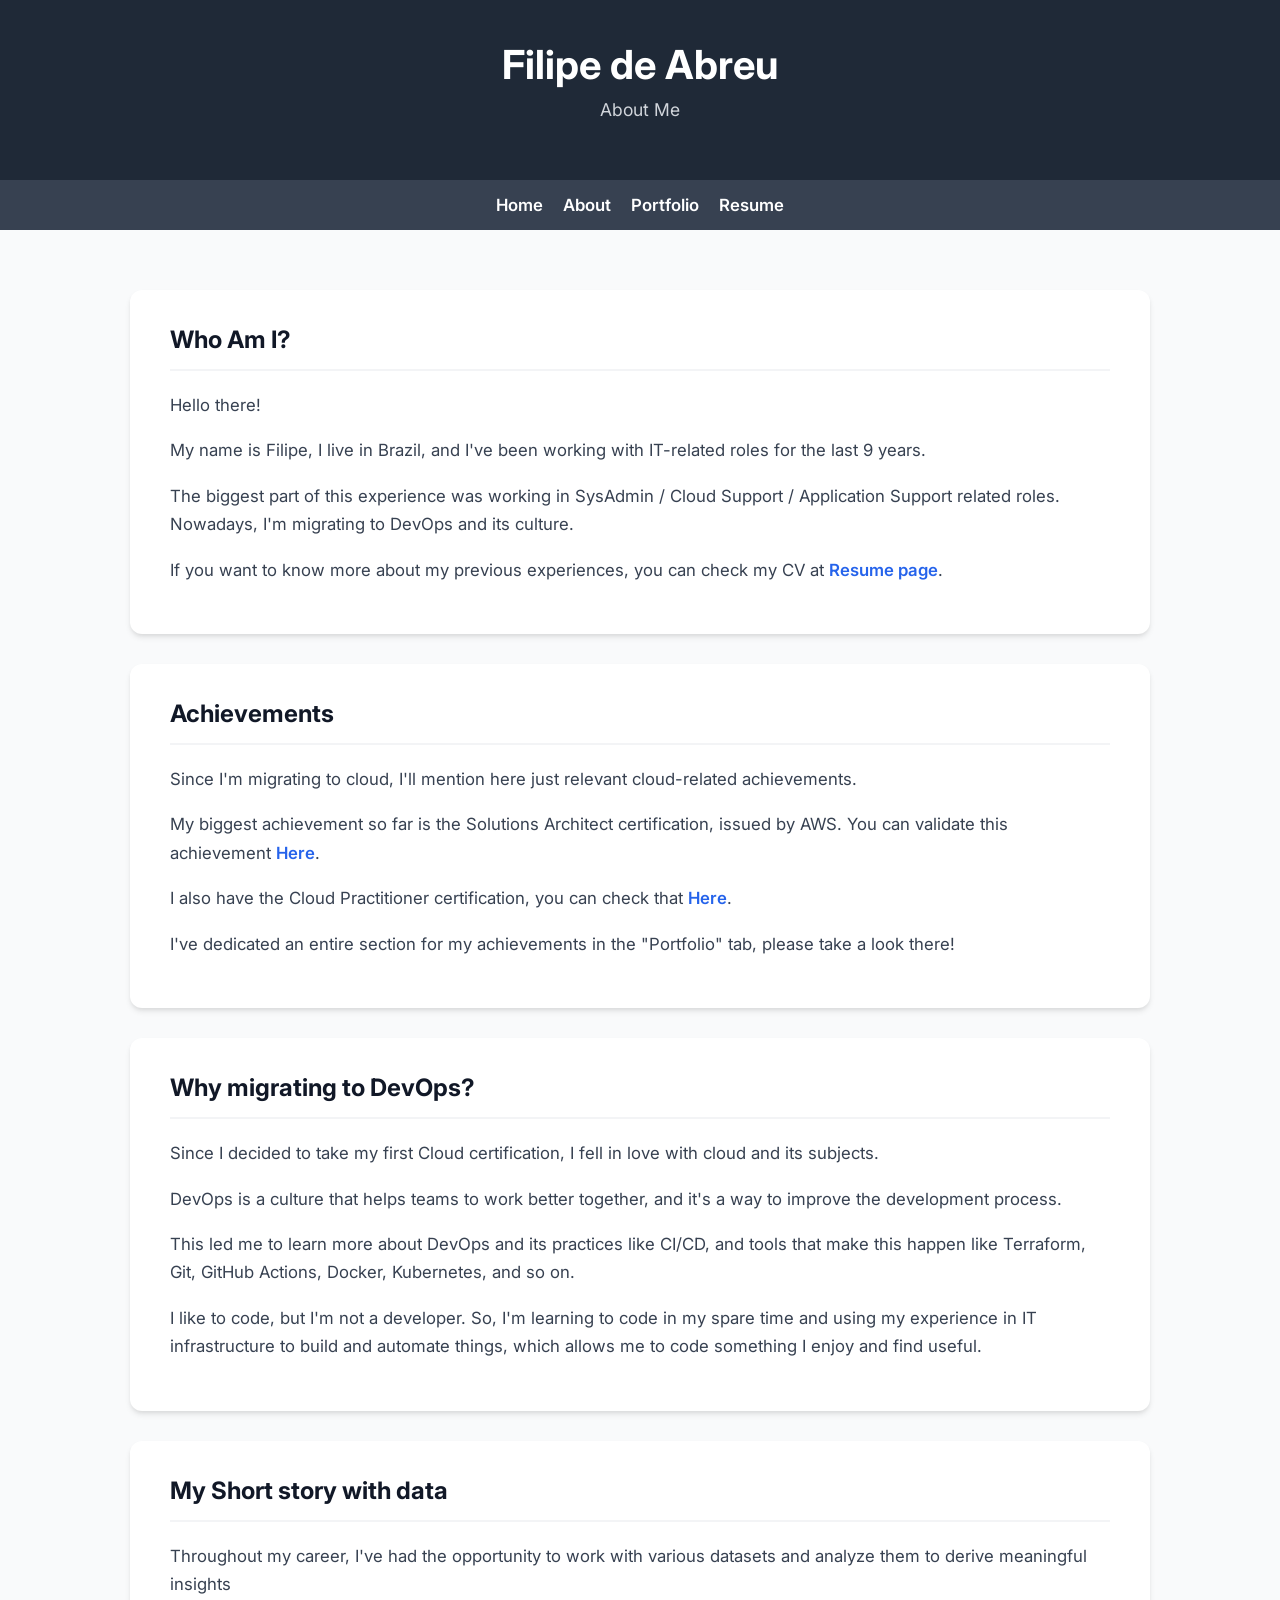
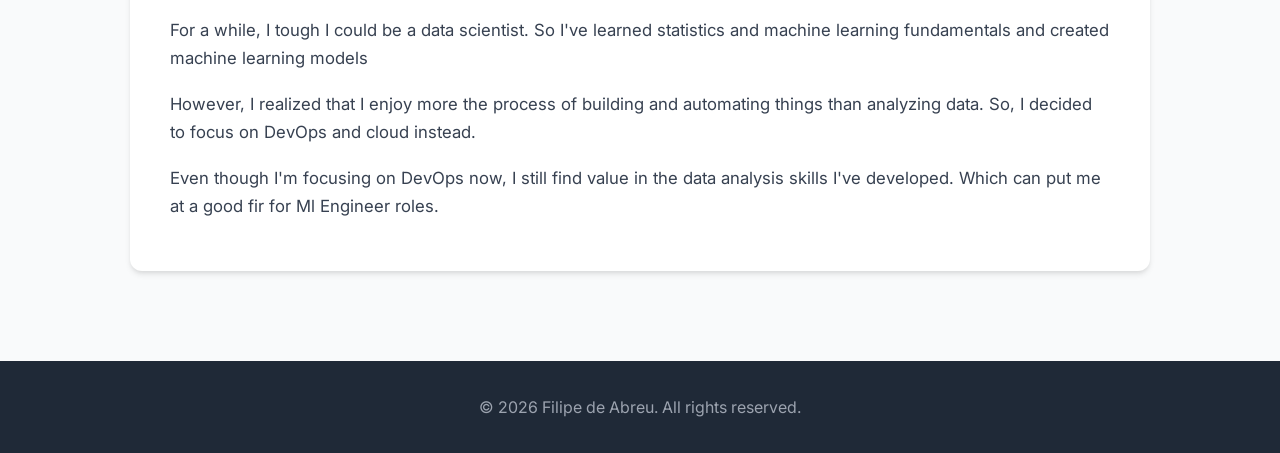
<file: about.html>
<!DOCTYPE html>
<html lang="en">
<head>
    <meta charset="UTF-8">
    <meta name="viewport" content="width=device-width, initial-scale=1.0">
    <meta name="description" content="About Filipe de Abreu - DevOps and Cloud Engineer">
    <title>About Filipe</title>
    <!-- Google Fonts -->
    <link rel="preconnect" href="https://fonts.googleapis.com">
    <link rel="preconnect" href="https://fonts.gstatic.com" crossorigin>
    <link href="https://fonts.googleapis.com/css2?family=Inter:wght@400;500;600;700&display=swap" rel="stylesheet">
    <!-- Custom Styles -->
    <link rel="stylesheet" href="style.css">
</head>
<body>
    <header>
        <h1>Filipe de Abreu</h1>
        <p>About Me</p>
    </header>
    
    <nav>
<a href="index.html">Home</a>
<a href="about.html">About</a>
<a href="projects.html">Portfolio</a>
<a href="resume.html">Resume</a>
    </nav>

    <section>
        <article>
            <h3>Who Am I?</h3>
            <p>Hello there!</p>
            <p>My name is Filipe, I live in Brazil, and I've been working with IT-related roles for the last 9 years.</p>
            <p>The biggest part of this experience was working in SysAdmin / Cloud Support / Application Support related roles. Nowadays, I'm migrating to DevOps and its culture.</p>
            <p>If you want to know more about my previous experiences, you can check my CV at <a href="resume.html">Resume page</a>.</p> 
        </article>
        
        <article>
            <h3>Achievements</h3>
            <p>Since I'm migrating to cloud, I'll mention here just relevant cloud-related achievements.</p>
            <p>My biggest achievement so far is the Solutions Architect certification, issued by AWS. You can validate this achievement <a href="https://www.credly.com/badges/3f8403da-19f3-465b-8333-b8573d620b37/public_url" target="_blank">Here</a>.</p>
            <p>I also have the Cloud Practitioner certification, you can check that <a href="https://www.credly.com/badges/cc7c9c00-f86b-4a8b-8d99-7a9eb7d24466/public_url" target="_blank">Here</a>.</p>
            <p>I've dedicated an entire section for my achievements in the "Portfolio" tab, please take a look there!</p>
        </article>
        
        <article>
            <h3>Why migrating to DevOps?</h3>
            <p>Since I decided to take my first Cloud certification, I fell in love with cloud and its subjects.</p>
            <p>DevOps is a culture that helps teams to work better together, and it's a way to improve the development process.</p>
            <p>This led me to learn more about DevOps and its practices like CI/CD, and tools that make this happen like Terraform, Git, GitHub Actions, Docker, Kubernetes, and so on.</p>
            <p>I like to code, but I'm not a developer. So, I'm learning to code in my spare time and using my experience in IT infrastructure to build and automate things, which allows me to code something I enjoy and find useful.</p>
        </article>

        <article>
            <h3>My Short story with data</h3>
            <p>Throughout my career, I've had the opportunity to work with various datasets and analyze them to derive meaningful insights</p>
            <p>For a while, I tough I could be a data scientist. So I've learned statistics and machine learning fundamentals and created machine learning models</p>
            <p>However, I realized that I enjoy more the process of building and automating things than analyzing data. So, I decided to focus on DevOps and cloud instead.</p>
            <p>Even though I'm focusing on DevOps now, I still find value in the data analysis skills I've developed. Which can put me at a good fir for Ml Engineer roles.</p>
        </article>
    </section>

    <footer>
        <p>&copy; 2026 Filipe de Abreu. All rights reserved.</p>
    </footer>
</body>
</html>
</file>
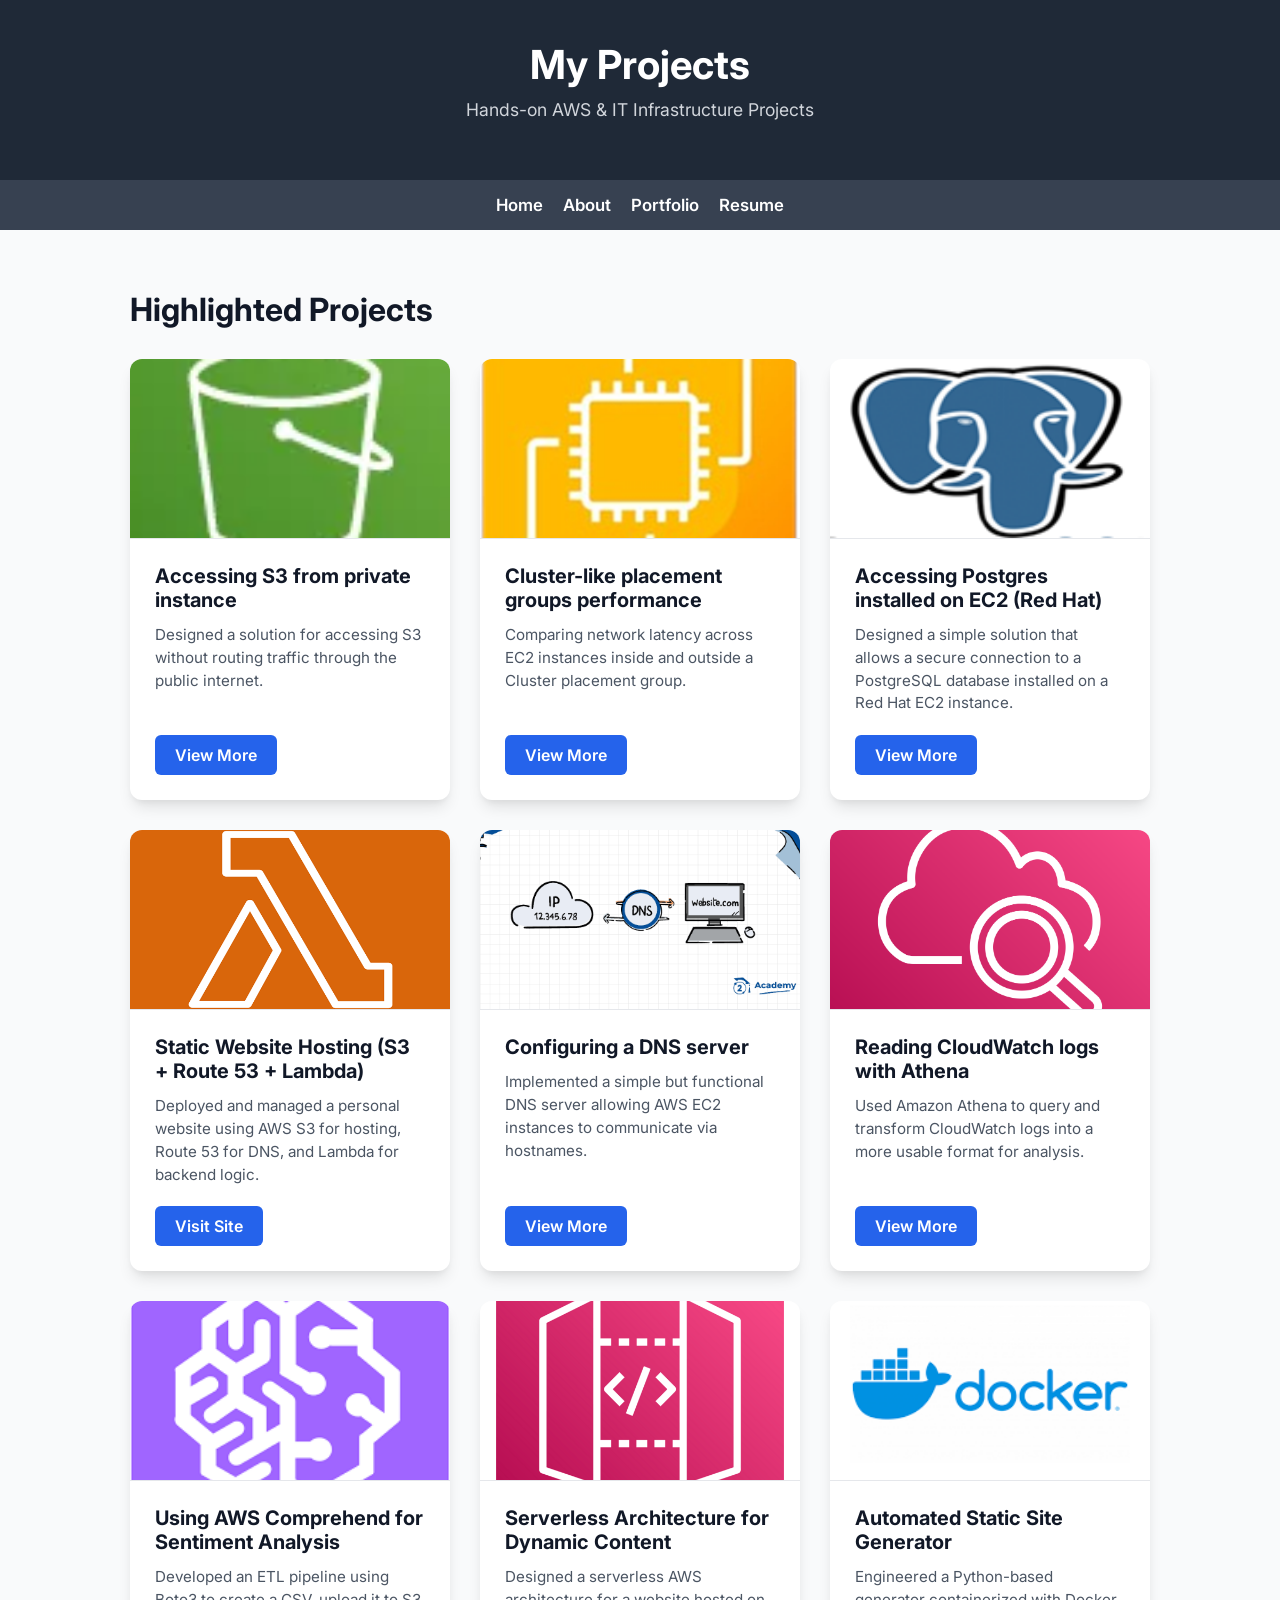
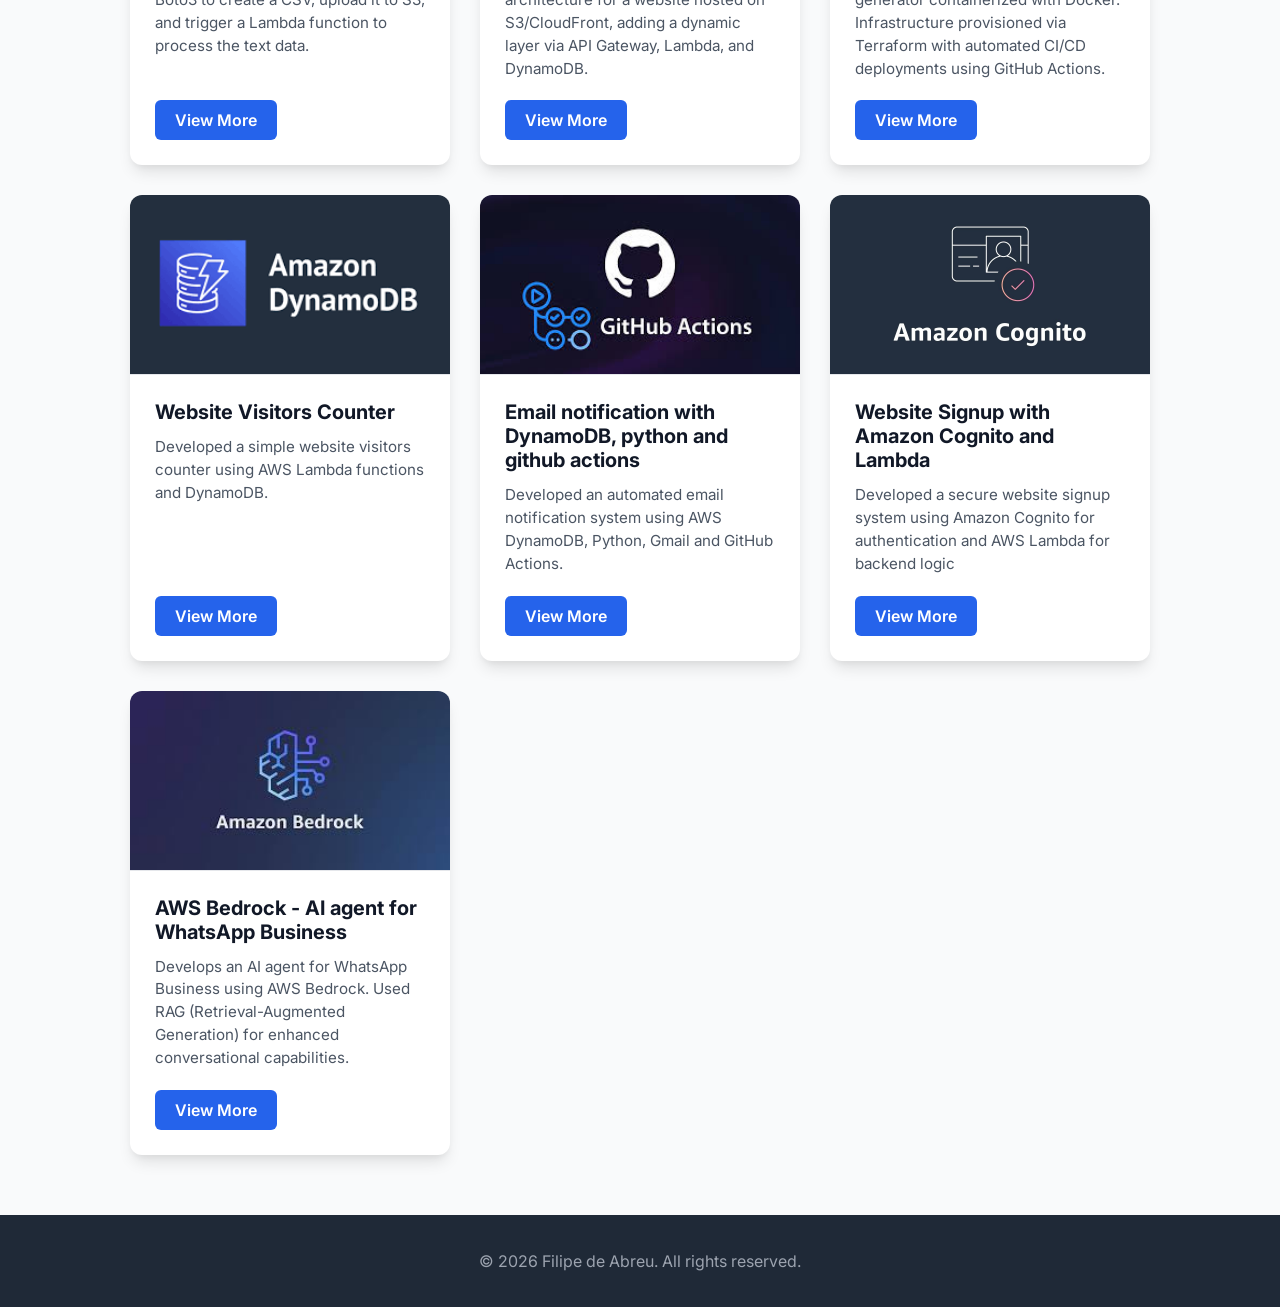
<file: projects.html>
<!DOCTYPE html>
<html lang="en">
<head>
  <meta charset="UTF-8">
  <meta name="viewport" content="width=device-width, initial-scale=1.0">
  <meta name="description" content="Portfolio and Projects of Filipe de Abreu - AWS & IT Infrastructure">
  <title>Projects - Filipe de Abreu</title>
  <!-- Google Fonts -->
  <link rel="preconnect" href="https://fonts.googleapis.com">
  <link rel="preconnect" href="https://fonts.gstatic.com" crossorigin>
  <link href="https://fonts.googleapis.com/css2?family=Inter:wght@400;500;600;700&display=swap" rel="stylesheet">
  <!-- Custom Styles -->
  <link rel="stylesheet" href="style.css">
</head>
<body>
  <header>
    <h1>My Projects</h1>
    <p>Hands-on AWS & IT Infrastructure Projects</p>
  </header>
  <nav>
<a href="index.html">Home</a>
<a href="about.html">About</a>
<a href="projects.html">Portfolio</a>
<a href="resume.html">Resume</a>
  </nav>
  <section>
    <h2>Highlighted Projects</h2>
    
    <div class="projects-grid">
      
      <div class="card">
        <img src="images/s3icon.png" alt="S3 Private Access">
        <div class="card-body">
          <h3>Accessing S3 from private instance</h3>
          <p>Designed a solution for accessing S3 without routing traffic through the public internet.</p>
          <a href="https://www.linkedin.com/posts/filipe-queiroz-87baa285_to-practice-ive-build-a-simple-architecture-activity-7180998935258296320-61fp" target="_blank" class="btn-primary">View More</a>
        </div>
      </div>
      
      <div class="card">
        <img src="images/ec2icon.png" alt="EC2 Placement Groups">
        <div class="card-body">
          <h3>Cluster-like placement groups performance</h3>
          <p>Comparing network latency across EC2 instances inside and outside a Cluster placement group.</p>
          <a href="https://www.linkedin.com/posts/filipe-queiroz-87baa285_the-concept-of-learning-by-teaching-holds-activity-7185139654680072192-akmT" target="_blank" class="btn-primary">View More</a>
        </div>
      </div>
      
      <div class="card">
        <img src="images/postgresql.png" alt="PostgreSQL on EC2">
        <div class="card-body">
          <h3>Accessing Postgres installed on EC2 (Red Hat)</h3>
          <p>Designed a simple solution that allows a secure connection to a PostgreSQL database installed on a Red Hat EC2 instance.</p>
          <a href="https://www.linkedin.com/posts/filipe-queiroz-87baa285_deploying-a-postgresql-database-on-aws-ec2-activity-7365010121027969024-2Jm0" target="_blank" class="btn-primary">View More</a>
        </div>
      </div>
      
      <div class="card">
        <img src="images/lambdaicon.png" alt="Serverless Architecture">
        <div class="card-body">
          <h3>Static Website Hosting (S3 + Route 53 + Lambda)</h3>
          <p>Deployed and managed a personal website using AWS S3 for hosting, Route 53 for DNS, and Lambda for backend logic.</p>
          <a href="https://filipe-deabreu.com" target="_blank" class="btn-primary">Visit Site</a>
        </div>
      </div>
      
      <div class="card">
        <img src="images/DNS_Icon.png" alt="DNS Server Configuration">
        <div class="card-body">
          <h3>Configuring a DNS server</h3>
          <p>Implemented a simple but functional DNS server allowing AWS EC2 instances to communicate via hostnames.</p>
          <a href="https://www.linkedin.com/posts/filipe-queiroz-87baa285_aws-lab-implemented-a-dns-server-to-resolve-activity-7368277852607123457-tmOV" target="_blank" class="btn-primary">View More</a>
        </div>
      </div>
      
      <div class="card">
        <img src="images/Cloudwatch_icon.png" alt="CloudWatch Log Analysis">
        <div class="card-body">
          <h3>Reading CloudWatch logs with Athena</h3>
          <p>Used Amazon Athena to query and transform CloudWatch logs into a more usable format for analysis.</p>
          <a href="https://www.linkedin.com/posts/filipe-queiroz-87baa285_automating-aws-lambda-log-analysis-with-athena-activity-7384178121484357632-vQze" target="_blank" class="btn-primary">View More</a>
        </div>
      </div>
      
      <div class="card">
        <img src="images/comprehendIcon.png" alt="AWS Comprehend Sentiment Analysis">
        <div class="card-body">
          <h3>Using AWS Comprehend for Sentiment Analysis</h3>
          <p>Developed an ETL pipeline using Boto3 to create a CSV, upload it to S3, and trigger a Lambda function to process the text data.</p>
          <a href="https://www.linkedin.com/posts/filipe-queiroz-87baa285_automating-aws-lambda-log-analysis-with-athena-activity-7384178121484357632-vQze" target="_blank" class="btn-primary">View More</a>
        </div>
      </div>
      
      <div class="card">
        <img src="images/apiGatewayIcon.png" alt="API Gateway Architecture">
        <div class="card-body">
          <h3>Serverless Architecture for Dynamic Content</h3>
          <p>Designed a serverless AWS architecture for a website hosted on S3/CloudFront, adding a dynamic layer via API Gateway, Lambda, and DynamoDB.</p>
          <a href="https://www.linkedin.com/feed/update/urn:li:share:7414618811506630656/" target="_blank" class="btn-primary">View More</a>
        </div>
      </div>

      <div class="card">
        <img src="images/docker.png" alt="Static Website Generator">
        <div class="card-body">
          <h3>Automated Static Site Generator</h3>
          <p>Engineered a Python-based generator containerized with Docker. Infrastructure provisioned via Terraform with automated CI/CD deployments using GitHub Actions.</p>
          <a href="https://github.com/filipequeiroz-devops/DevOpsProjects" target="_blank" class="btn-primary">View More</a>
        </div>
      </div>

       <div class="card">
        <img src="images/dynamodb.png" alt="Website Visitors Counter">
        <div class="card-body">
          <h3>Website Visitors Counter</h3>
          <p>Developed a simple website visitors counter using AWS Lambda functions and DynamoDB.</p>
          <a href="https://www.linkedin.com/posts/filipe-queiroz-87baa285_devops-aws-cloudcomputing-activity-7429588604919672832-74Q0" target="_blank" class="btn-primary">View More</a>
        </div>
      </div>

      <div class="card">
        <img src="images/githubactions.jpg" alt="Email notification with DynamoDB, python and github actions">
        <div class="card-body">
          <h3>Email notification with DynamoDB, python and github actions</h3>
          <p>Developed an automated email notification system using AWS DynamoDB, Python, Gmail and GitHub Actions.</p>
          <a href="https://github.com/filipequeiroz-devops/EnsaiosLocaisCCB" target="_blank" class="btn-primary">View More</a>
        </div>
      </div>

      <div class="card">
        <img src="images/awscognito.jpg" alt="Website Signup with amazon cognito, lambda and github actions">
        <div class="card-body">
          <h3>Website Signup with Amazon Cognito and Lambda</h3>
          <p>Developed a secure website signup system using Amazon Cognito for authentication and AWS Lambda for backend logic</p>
          <a href="https://github.com/filipequeiroz-devops/DummyWebSiteWithAuth" target="_blank" class="btn-primary">View More</a>
        </div>
      </div>

      <div class="card">
        <img src="images/aws_bedrock.jpg" alt="Website Signup with amazon cognito, lambda and github actions">
        <div class="card-body">
          <h3>AWS Bedrock - AI agent for WhatsApp Business</h3>
          <p>Develops an AI agent for WhatsApp Business using AWS Bedrock. Used RAG (Retrieval-Augmented Generation) for enhanced conversational capabilities.</p>
          <a href="https://github.com/filipequeiroz-devops/AwsBedrock" target="_blank" class="btn-primary">View More</a>
        </div>
      </div>
    </div> 
  </section>
  
  <footer>
    <p>&copy; 2026 Filipe de Abreu. All rights reserved.</p>
  </footer>
</body>
</html>
</file>
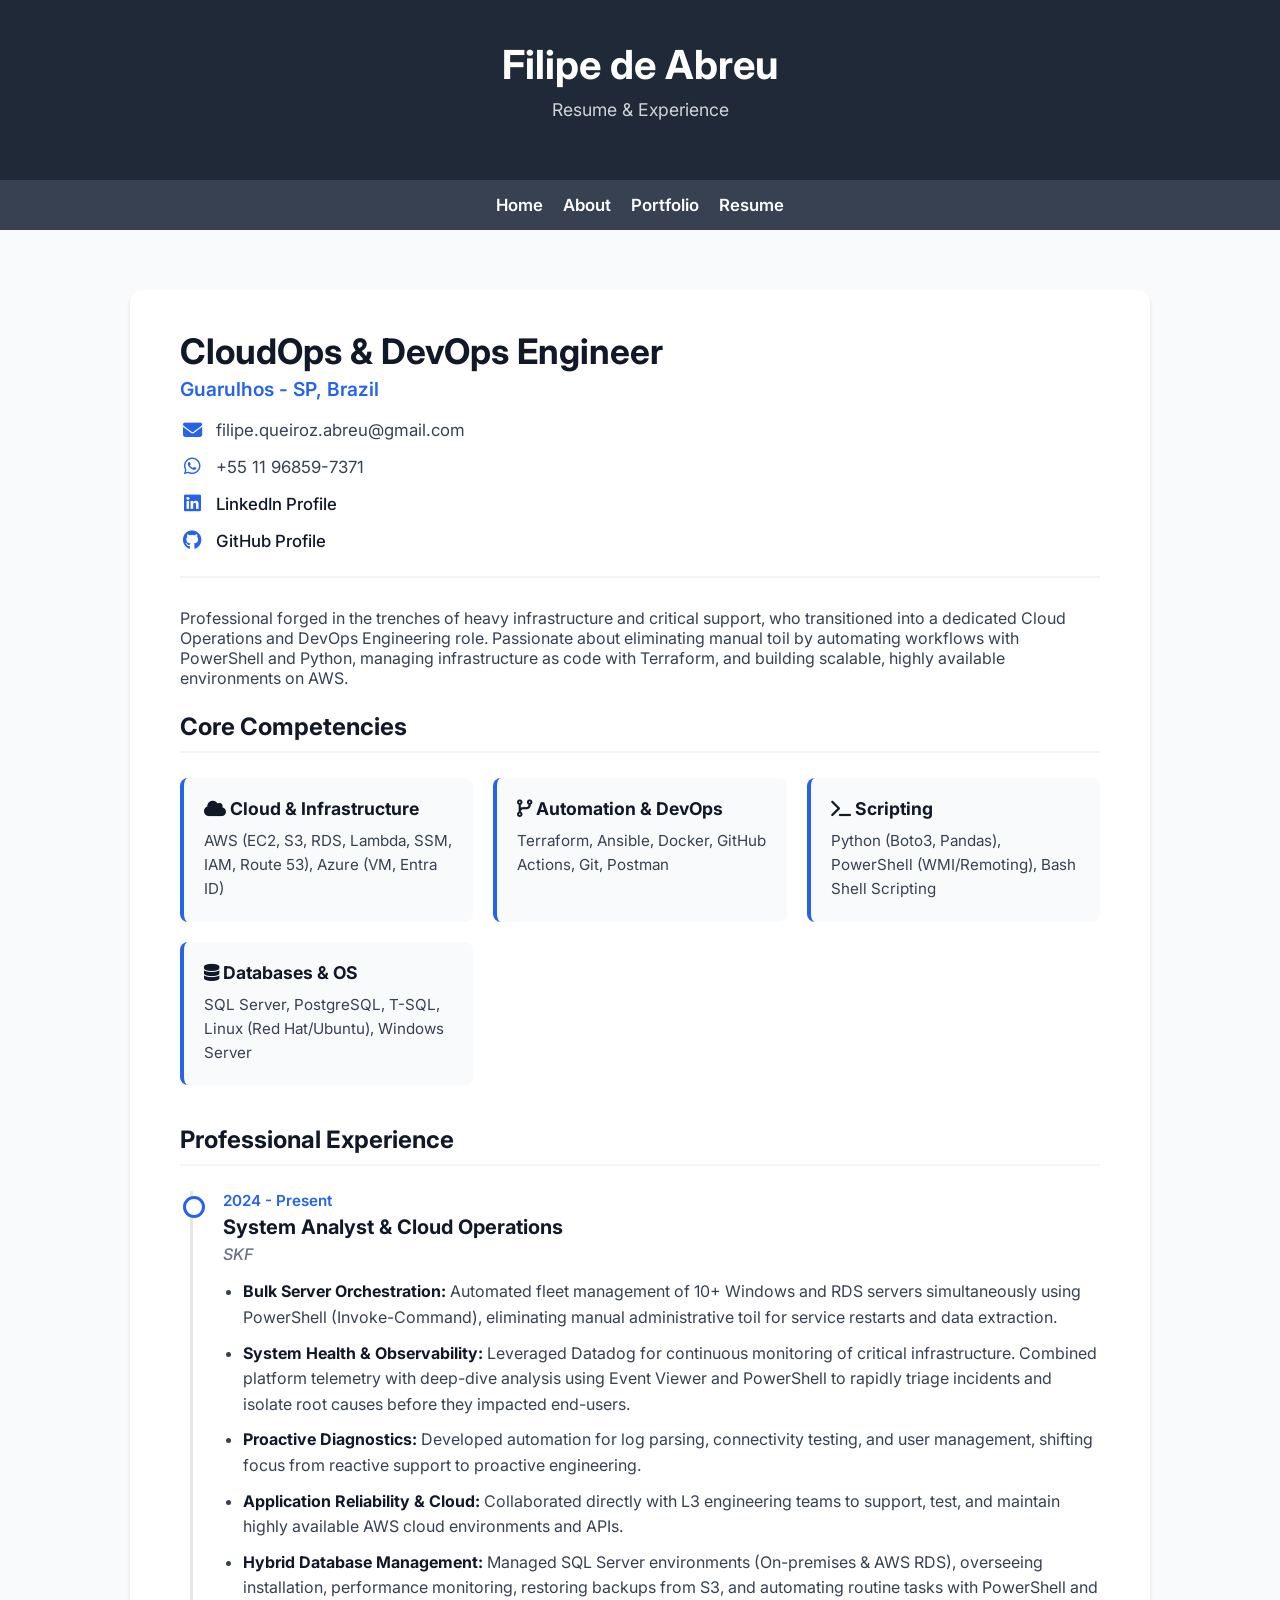
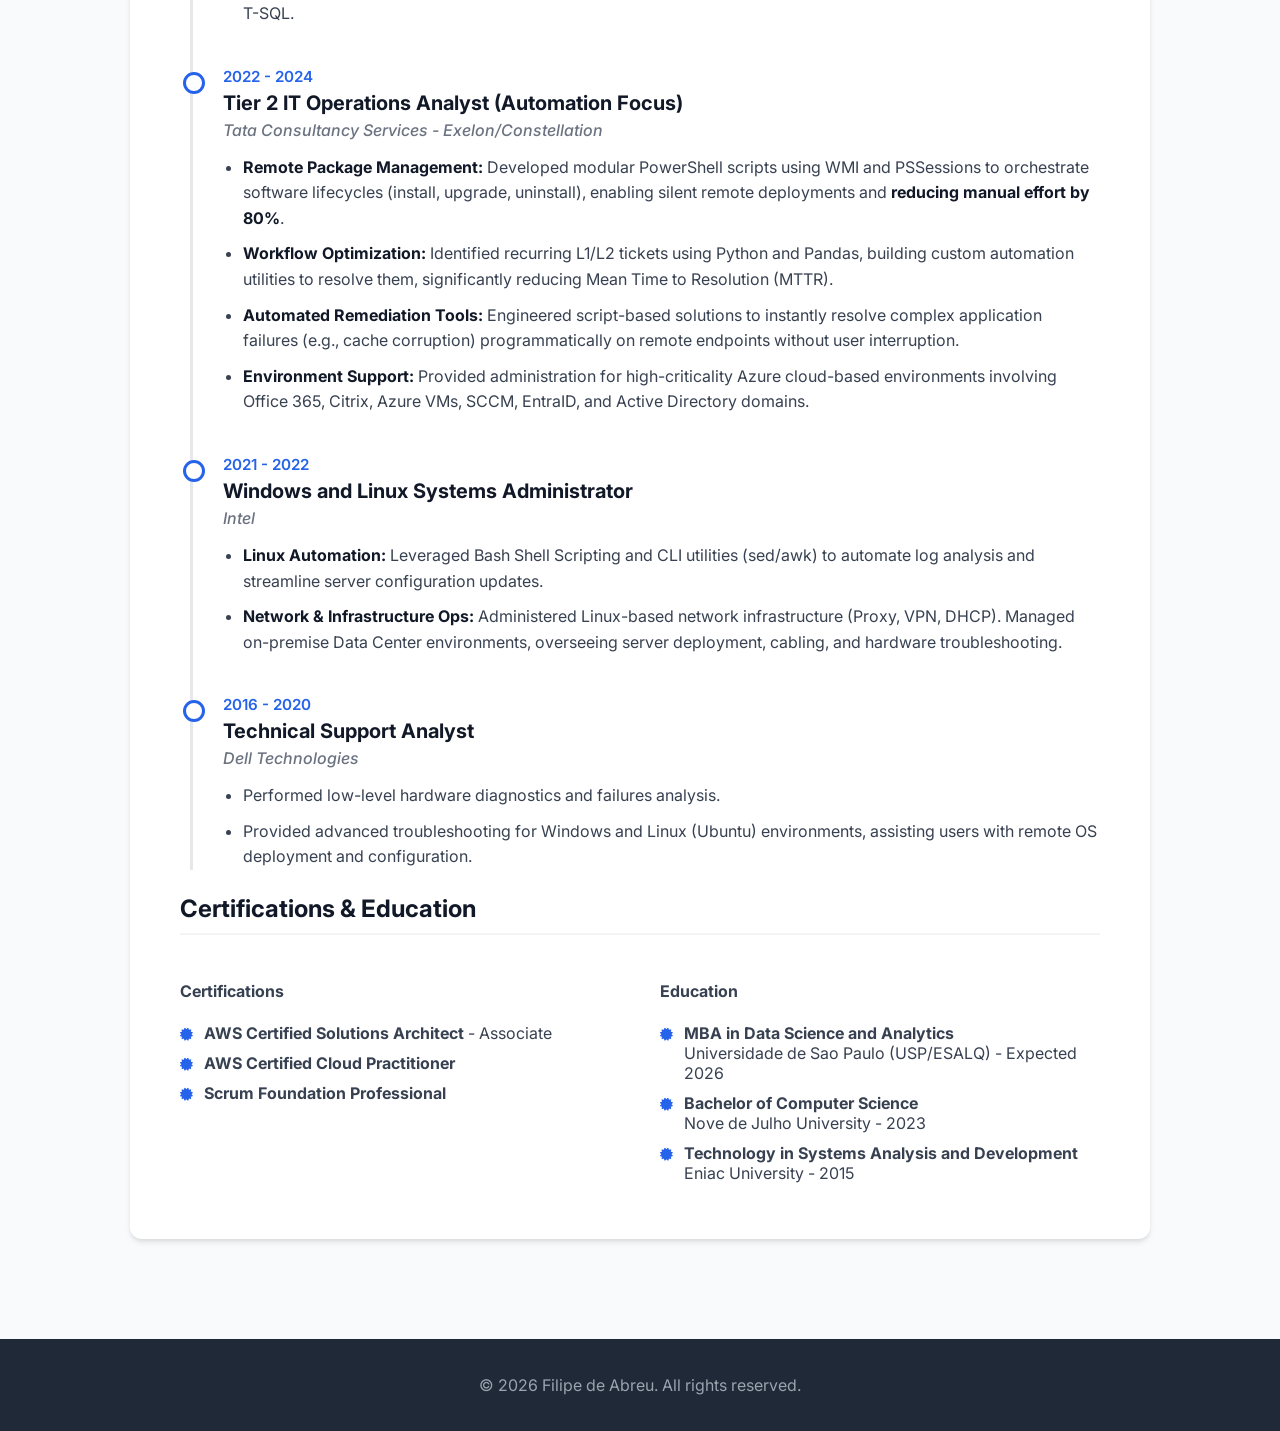
<file: resume.html>
<!DOCTYPE html>
<html lang="en">
<head>
    <meta charset="UTF-8">
    <meta name="viewport" content="width=device-width, initial-scale=1.0">
    <meta name="description" content="Resume of Filipe de Abreu - Cloud Operations & DevOps Engineer">
    <title>Resume - Filipe de Abreu</title>
    <!-- Google Fonts -->
    <link rel="preconnect" href="https://fonts.googleapis.com">
    <link rel="preconnect" href="https://fonts.gstatic.com" crossorigin>
    <link href="https://fonts.googleapis.com/css2?family=Inter:wght@400;500;600;700&display=swap" rel="stylesheet">
    <!-- FontAwesome -->
    <link rel="stylesheet" href="https://cdnjs.cloudflare.com/ajax/libs/font-awesome/6.4.0/css/all.min.css">
    <!-- Custom Styles -->
    <link rel="stylesheet" href="style.css">
</head>
<body>
    <header>
        <h1>Filipe de Abreu</h1>
        <p>Resume & Experience</p>
    </header>

    <nav>
        <a href="index.html">Home</a>
        <a href="about.html">About</a>
        <a href="projects.html">Portfolio</a>
        <a href="resume.html">Resume</a>
    </nav>

    <section>
        <div class="resume-container">

            <div class="resume-header">
                <h2>CloudOps & DevOps Engineer</h2>
                <p class="subtitle">Guarulhos - SP, Brazil</p>
                <div class="contact-info" style="margin-top: 15px;">
                    <p style="margin-bottom: 5px;"><i class="fas fa-envelope"></i> filipe.queiroz.abreu@gmail.com</p>
                    <p style="margin-bottom: 5px;"><i class="fab fa-whatsapp"></i> +55 11 96859-7371</p>
                    <p style="margin-bottom: 5px;"><i class="fab fa-linkedin"></i> <a href="https://www.linkedin.com/in/filipe-queiroz-87baa285/" target="_blank">LinkedIn Profile</a></p>
                    <p style="margin-bottom: 5px;"><i class="fab fa-github"></i> <a href="https://github.com/filipequeiroz-devops" target="_blank">GitHub Profile</a></p>
                </div>
            </div>

            <div class="resume-summary">
                <p>Professional forged in the trenches of heavy infrastructure and critical support, who transitioned into a dedicated Cloud Operations and DevOps Engineering role. Passionate about eliminating manual toil by automating workflows with PowerShell and Python, managing infrastructure as code with Terraform, and building scalable, highly available environments on AWS.</p>
            </div>

            <h3 class="resume-section-title">Core Competencies</h3>
            <div class="skills-grid">
                <div class="skill-category">
                    <h4><i class="fas fa-cloud"></i> Cloud & Infrastructure</h4>
                    <p>AWS (EC2, S3, RDS, Lambda, SSM, IAM, Route 53), Azure (VM, Entra ID)</p>
                </div>
                <div class="skill-category">
                    <h4><i class="fas fa-code-branch"></i> Automation & DevOps</h4>
                    <p>Terraform, Ansible, Docker, GitHub Actions, Git, Postman</p>
                </div>
                <div class="skill-category">
                    <h4><i class="fas fa-terminal"></i> Scripting</h4>
                    <p>Python (Boto3, Pandas), PowerShell (WMI/Remoting), Bash Shell Scripting</p>
                </div>
                <div class="skill-category">
                    <h4><i class="fas fa-database"></i> Databases & OS</h4>
                    <p>SQL Server, PostgreSQL, T-SQL, Linux (Red Hat/Ubuntu), Windows Server</p>
                </div>
            </div>

            <h3 class="resume-section-title">Professional Experience</h3>
            <div class="timeline">

                <div class="timeline-item">
                    <span class="timeline-date">2024 - Present</span>
                    <h3 class="timeline-title">System Analyst & Cloud Operations</h3>
                    <p class="timeline-company">SKF</p>
                    <div class="timeline-content">
                        <ul>
                            <li><strong>Bulk Server Orchestration:</strong> Automated fleet management of 10+ Windows and RDS servers simultaneously using PowerShell (Invoke-Command), eliminating manual administrative toil for service restarts and data extraction.</li>
                            <li><strong>System Health & Observability:</strong> Leveraged Datadog for continuous monitoring of critical infrastructure. Combined platform telemetry with deep-dive analysis using Event Viewer and PowerShell to rapidly triage incidents and isolate root causes before they impacted end-users.</li>
                            <li><strong>Proactive Diagnostics:</strong> Developed automation for log parsing, connectivity testing, and user management, shifting focus from reactive support to proactive engineering.</li>
                            <li><strong>Application Reliability & Cloud:</strong> Collaborated directly with L3 engineering teams to support, test, and maintain highly available AWS cloud environments and APIs.</li>
                            <li><strong>Hybrid Database Management:</strong> Managed SQL Server environments (On-premises & AWS RDS), overseeing installation, performance monitoring, restoring backups from S3, and automating routine tasks with PowerShell and T-SQL.</li>
                        </ul>
                    </div>
                </div>

                <div class="timeline-item">
                    <span class="timeline-date">2022 - 2024</span>
                    <h3 class="timeline-title">Tier 2 IT Operations Analyst (Automation Focus)</h3>
                    <p class="timeline-company">Tata Consultancy Services - Exelon/Constellation</p>
                    <div class="timeline-content">
                        <ul>
                            <li><strong>Remote Package Management:</strong> Developed modular PowerShell scripts using WMI and PSSessions to orchestrate software lifecycles (install, upgrade, uninstall), enabling silent remote deployments and <strong>reducing manual effort by 80%</strong>.</li>
                            <li><strong>Workflow Optimization:</strong> Identified recurring L1/L2 tickets using Python and Pandas, building custom automation utilities to resolve them, significantly reducing Mean Time to Resolution (MTTR).</li>
                            <li><strong>Automated Remediation Tools:</strong> Engineered script-based solutions to instantly resolve complex application failures (e.g., cache corruption) programmatically on remote endpoints without user interruption.</li>
                            <li><strong>Environment Support:</strong> Provided administration for high-criticality Azure cloud-based environments involving Office 365, Citrix, Azure VMs, SCCM, EntraID, and Active Directory domains.</li>
                        </ul>
                    </div>
                </div>

                <div class="timeline-item">
                    <span class="timeline-date">2021 - 2022</span>
                    <h3 class="timeline-title">Windows and Linux Systems Administrator</h3>
                    <p class="timeline-company">Intel</p>
                    <div class="timeline-content">
                        <ul>
                            <li><strong>Linux Automation:</strong> Leveraged Bash Shell Scripting and CLI utilities (sed/awk) to automate log analysis and streamline server configuration updates.</li>
                            <li><strong>Network & Infrastructure Ops:</strong> Administered Linux-based network infrastructure (Proxy, VPN, DHCP). Managed on-premise Data Center environments, overseeing server deployment, cabling, and hardware troubleshooting.</li>
                        </ul>
                    </div>
                </div>

                <div class="timeline-item">
                    <span class="timeline-date">2016 - 2020</span>
                    <h3 class="timeline-title">Technical Support Analyst</h3>
                    <p class="timeline-company">Dell Technologies</p>
                    <div class="timeline-content">
                        <ul>
                            <li>Performed low-level hardware diagnostics and failures analysis.</li>
                            <li>Provided advanced troubleshooting for Windows and Linux (Ubuntu) environments, assisting users with remote OS deployment and configuration.</li>
                        </ul>
                    </div>
                </div>

            </div>

            <h3 class="resume-section-title">Certifications & Education</h3>

            <div style="display: flex; flex-wrap: wrap; gap: 40px;">
                <div style="flex: 1; min-width: 250px;">
                    <h4>Certifications</h4>
                    <ul class="cert-list">
                        <li><strong>AWS Certified Solutions Architect</strong> - Associate</li>
                        <li><strong>AWS Certified Cloud Practitioner</strong></li>
                        <li><strong>Scrum Foundation Professional</strong></li>
                    </ul>
                </div>

                <div style="flex: 1; min-width: 250px;">
                    <h4>Education</h4>
                    <ul class="cert-list">
                        <li><strong>MBA in Data Science and Analytics</strong><br>Universidade de Sao Paulo (USP/ESALQ) - Expected 2026</li>
                        <li><strong>Bachelor of Computer Science</strong><br>Nove de Julho University - 2023</li>
                        <li><strong>Technology in Systems Analysis and Development</strong><br>Eniac University - 2015</li>
                    </ul>
                </div>
            </div>

        </div>
    </section>

    <footer>
        <p>&copy; 2026 Filipe de Abreu. All rights reserved.</p>
    </footer>
</body>
</html>
</file>
<file: style.css>
/* ==============================
   Base Styling & Typography
============================== */
:root {
  --primary-color: #2563eb;
  --primary-hover: #1d4ed8;
  --bg-color: #f9fafb;
  --text-color: #374151;
  --text-dark: #111827;
  --header-bg: #1f2937;
  --nav-bg: #374151;
  --card-bg: #ffffff;
}

* {
  box-sizing: border-box;
}

body {
  font-family: 'Inter', -apple-system, BlinkMacSystemFont, "Segoe UI", Roboto, Helvetica, Arial, sans-serif;
  margin: 0;
  padding: 0;
  background-color: var(--bg-color);
  color: var(--text-color);
  display: flex;
  flex-direction: column;
  min-height: 100vh;
}

/* ==============================
   Layout: Header, Nav, Footer
============================== */
header {
  background-color: var(--header-bg);
  color: #fff;
  padding: 40px 20px;
  text-align: center;
  position: relative;
  display: flex;
  flex-direction: column;
  align-items: center;
  justify-content: center;
}

header h1 {
  margin: 0 0 10px 0;
  font-size: 2.5rem;
}

header p {
  margin: 0 0 20px 0;
  color: #d1d5db;
  font-size: 1.1rem;
}

nav {
  background-color: var(--nav-bg);
  padding: 15px;
  text-align: center;
  display: flex;
  justify-content: center;
  flex-wrap: wrap;
  gap: 20px;
}

nav a {
  color: #fff;
  text-decoration: none;
  font-weight: 600;
  font-size: 1.05rem;
  transition: color 0.2s ease;
}

nav a:hover {
  color: #93c5fd;
}

section {
  flex: 1;
  padding: 60px 40px;
  max-width: 1100px;
  margin: 0 auto;
  width: 100%;
}

footer {
  background-color: var(--header-bg);
  color: #9ca3af;
  padding: 20px;
  text-align: center;
  margin-top: auto;
}

/* ==============================
   Images & Badges
============================== */
.circle-image {
  width: 130px;
  height: 130px;
  border-radius: 50%;
  overflow: hidden;
  margin: 0 auto;
  border: 4px solid #374151;
  box-shadow: 0 4px 6px rgba(0, 0, 0, 0.3);
}

.circle-image img {
  width: 100%;
  height: auto;
}

.aws-badge-container {
  margin-top: 15px;
}

.aws-badge-container img {
  width: 90px;
  height: 90px;
  border-radius: 50%;
  box-shadow: 0 4px 6px rgba(0, 0, 0, 0.3);
  transition: transform 0.3s ease;
}

.aws-badge-container img:hover {
  transform: scale(1.05);
}

/* ==============================
   Projects Grid & Cards
============================== */
.projects-grid {
  display: grid;
  grid-template-columns: repeat(auto-fill, minmax(280px, 1fr));
  gap: 30px;
  margin-top: 30px;
}

.card {
  background: var(--card-bg);
  border-radius: 12px;
  box-shadow: 0 10px 15px -3px rgba(0, 0, 0, 0.1), 0 4px 6px -2px rgba(0, 0, 0, 0.05);
  overflow: hidden;
  transition: transform 0.3s ease, box-shadow 0.3s ease;
  display: flex;
  flex-direction: column;
}

.card:hover {
  transform: translateY(-8px);
  box-shadow: 0 20px 25px -5px rgba(0, 0, 0, 0.1), 0 10px 10px -5px rgba(0, 0, 0, 0.04);
}

.card img {
  width: 100%;
  height: 180px;
  object-fit: cover;
  border-bottom: 1px solid #e5e7eb;
}

.card-body {
  padding: 25px;
  display: flex;
  flex-direction: column;
  flex: 1;
}

.card-body h3 {
  margin: 0 0 12px 0;
  font-size: 1.25rem;
  color: var(--text-dark);
}

.card-body p {
  font-size: 0.95rem;
  line-height: 1.5;
  margin: 0 0 20px 0;
  color: #4b5563;
  flex: 1;
}

.btn-primary {
  display: inline-block;
  padding: 10px 20px;
  background-color: var(--primary-color);
  color: white !important;
  text-decoration: none;
  font-weight: 600;
  border-radius: 6px;
  text-align: center;
  transition: background-color 0.2s, transform 0.1s;
  align-self: flex-start;
}

.btn-primary:hover {
  background-color: var(--primary-hover);
  transform: translateY(-2px);
}

/* ==============================
   About Page Articles
============================== */
article {
  background: var(--card-bg);
  padding: 35px 40px;
  margin-bottom: 30px;
  border-radius: 12px;
  box-shadow: 0 4px 6px -1px rgba(0, 0, 0, 0.1), 0 2px 4px -1px rgba(0, 0, 0, 0.06);
}

article h3 {
  margin-top: 0;
  color: var(--text-dark);
  font-size: 1.5rem;
  border-bottom: 2px solid #f3f4f6;
  padding-bottom: 15px;
  margin-bottom: 20px;
}

article p {
  line-height: 1.7;
  font-size: 1.05rem;
  margin-bottom: 15px;
}

article a {
  color: var(--primary-color);
  text-decoration: none;
  font-weight: 600;
}

article a:hover {
  text-decoration: underline;
}

/* ==============================
   Index Page specific
============================== */
h2 {
  color: var(--text-dark);
  font-size: 2rem;
  margin-top: 0;
}

hr {
  border: 0;
  border-top: 1px solid #e5e7eb;
  margin: 40px 0;
}

.tech-stack {
  display: flex;
  flex-wrap: wrap;
  gap: 10px;
  margin-top: 20px;
}

.tech-stack img {
  border-radius: 4px;
}

.contact-info p {
  display: flex;
  align-items: center;
  gap: 12px;
  margin-bottom: 15px;
  font-size: 1.05rem;
}

.contact-info i {
  font-size: 1.2rem;
  color: var(--primary-color);
  width: 24px;
  text-align: center;
}

.contact-info a {
  color: var(--text-dark);
  text-decoration: none;
  font-weight: 500;
  transition: color 0.2s;
}

.contact-info a:hover {
  color: var(--primary-color);
}

/* ==============================
   Media Queries (Mobile)
============================== */
@media (max-width: 768px) {
  header h1 {
    font-size: 2rem;
  }

  header {
    padding: 30px 15px;
  }

  section {
    padding: 30px 20px;
  }

  article {
    padding: 25px 20px;
  }

  .projects-grid {
    grid-template-columns: 1fr;
  }
}

/* ==============================
   Resume Page Layout
============================== */
.resume-container {
  background: var(--card-bg);
  padding: 40px 50px;
  border-radius: 12px;
  box-shadow: 0 4px 6px -1px rgba(0, 0, 0, 0.1), 0 2px 4px -1px rgba(0, 0, 0, 0.06);
  margin-bottom: 40px;
}

.resume-header {
  border-bottom: 2px solid #f3f4f6;
  padding-bottom: 20px;
  margin-bottom: 30px;
}

.resume-header h2 {
  font-size: 2.2rem;
  color: var(--text-dark);
  margin-bottom: 5px;
}

.resume-header p.subtitle {
  font-size: 1.2rem;
  color: var(--primary-color);
  font-weight: 600;
  margin-top: 0;
}

/* Skills Grid */
.skills-grid {
  display: grid;
  grid-template-columns: repeat(auto-fit, minmax(280px, 1fr));
  gap: 20px;
  margin-bottom: 40px;
}

.skill-category {
  background: #f9fafb;
  padding: 20px;
  border-radius: 8px;
  border-left: 4px solid var(--primary-color);
}

.skill-category h4 {
  margin-top: 0;
  margin-bottom: 10px;
  color: var(--text-dark);
  font-size: 1.1rem;
}

.skill-category p {
  margin: 0;
  font-size: 0.95rem;
  line-height: 1.6;
}

/* Timeline Layout */
.resume-section-title {
  font-size: 1.5rem;
  color: var(--text-dark);
  margin-bottom: 25px;
  border-bottom: 2px solid #f3f4f6;
  padding-bottom: 10px;
}

.timeline {
  border-left: 3px solid #e5e7eb;
  margin-left: 10px;
  padding-left: 30px;
  position: relative;
}

.timeline-item {
  position: relative;
  margin-bottom: 40px;
}

.timeline-item:last-child {
  margin-bottom: 0;
}

.timeline-item::before {
  content: '';
  position: absolute;
  left: -40.5px;
  top: 5px;
  width: 16px;
  height: 16px;
  background: white;
  border: 3px solid var(--primary-color);
  border-radius: 50%;
}

.timeline-date {
  font-weight: 600;
  color: var(--primary-color);
  font-size: 0.95rem;
  margin-bottom: 5px;
  display: block;
}

.timeline-title {
  margin: 0 0 5px 0;
  font-size: 1.25rem;
  color: var(--text-dark);
}

.timeline-company {
  margin: 0 0 15px 0;
  font-weight: 500;
  color: #6b7280;
  font-style: italic;
}

.timeline-content ul {
  padding-left: 20px;
  margin: 0;
}

.timeline-content li {
  margin-bottom: 10px;
  line-height: 1.6;
}

.timeline-content strong {
  color: var(--text-dark);
}

/* Certifications */
.cert-list {
  list-style-type: none;
  padding: 0;
}

.cert-list li {
  margin-bottom: 10px;
  padding-left: 24px;
  position: relative;
}

.cert-list li::before {
  content: '\f0a3';
  font-family: 'FontAwesome';
  position: absolute;
  left: 0;
  color: var(--primary-color);
  font-size: 0.8rem;
  top: 4px;
}

/* Print Stylesheet */
@media print {
  header, nav, footer, .contact-info, hr {
    display: none !important;
  }
  body {
    background: white;
    color: black;
  }
  section {
    padding: 0;
    margin: 0;
    max-width: 100%;
  }
  .resume-container {
    box-shadow: none;
    padding: 0;
    margin: 0;
  }
  .timeline {
    border-left: 2px solid #ccc;
  }
  .timeline-item::before {
    border-color: #666;
  }
  a {
    color: black;
    text-decoration: none;
  }
}

@media (max-width: 768px) {
  .resume-container {
    padding: 25px 20px;
  }
}
</file>
